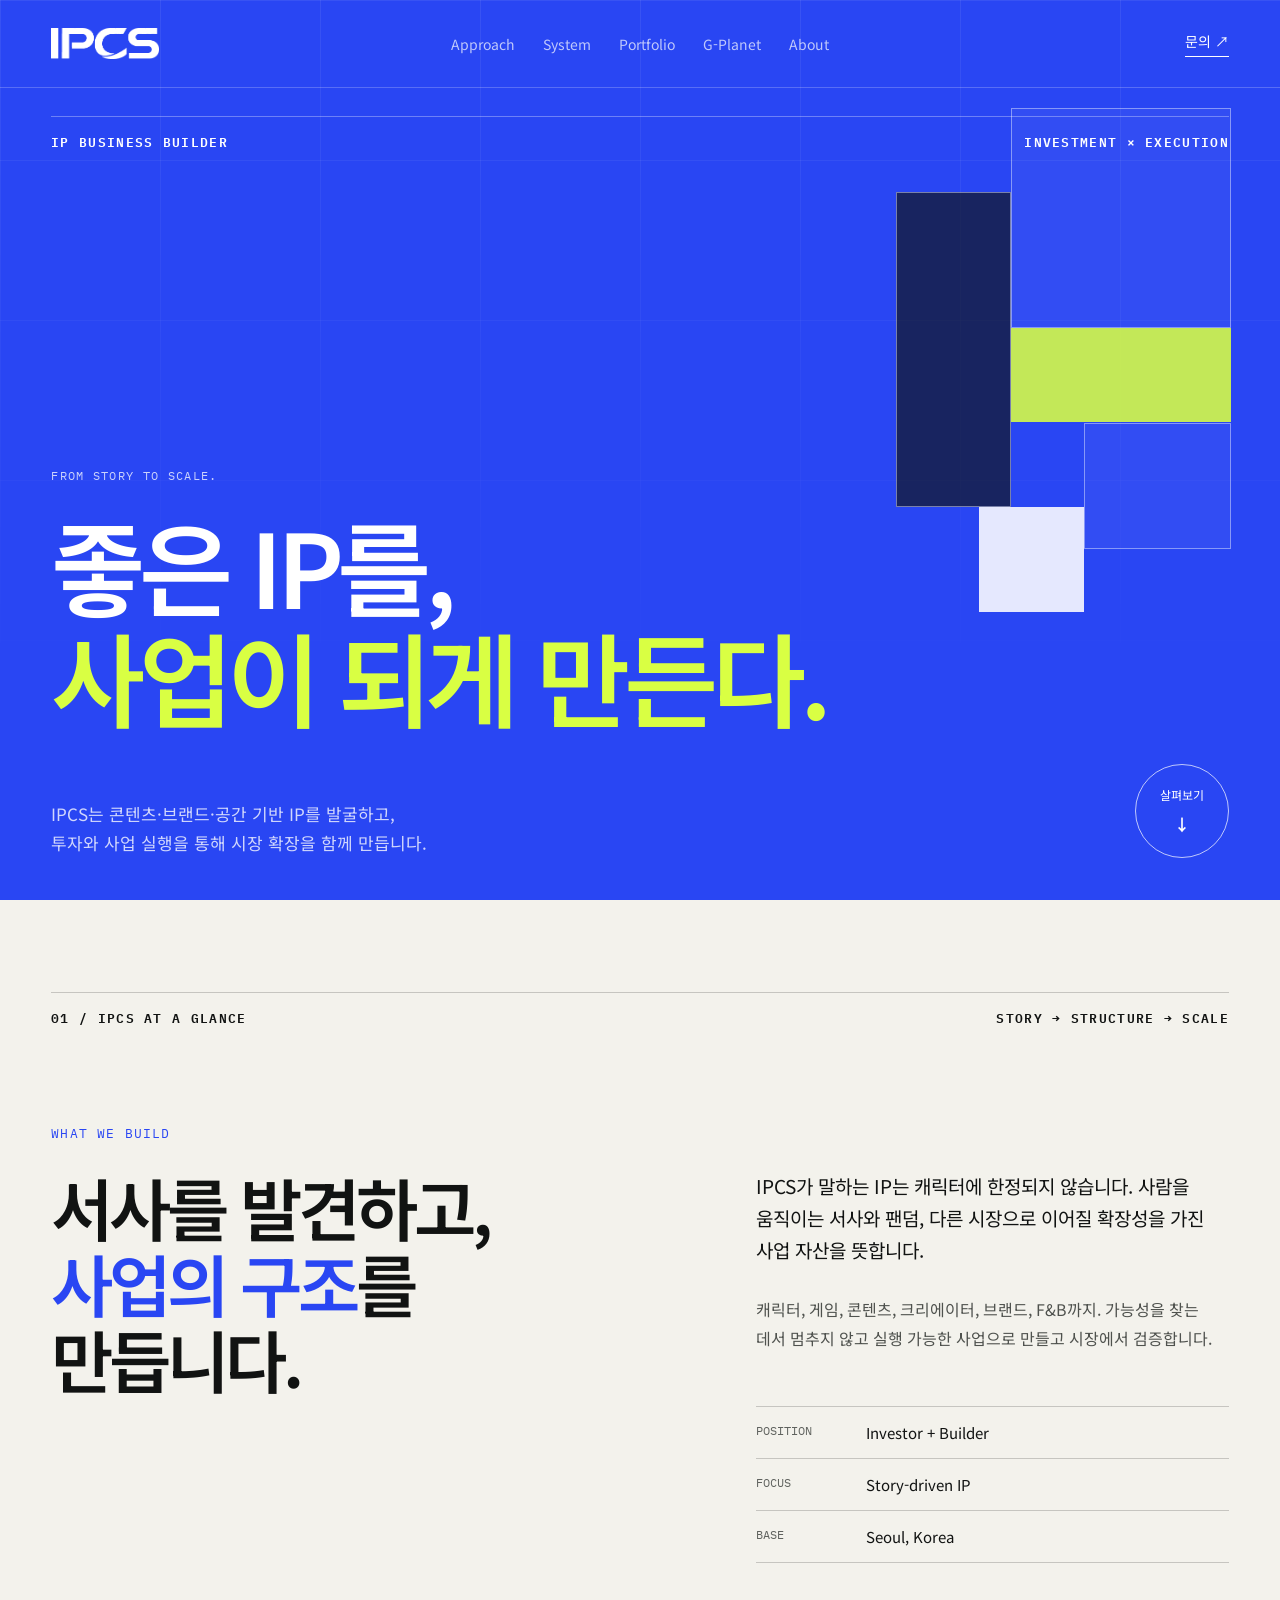
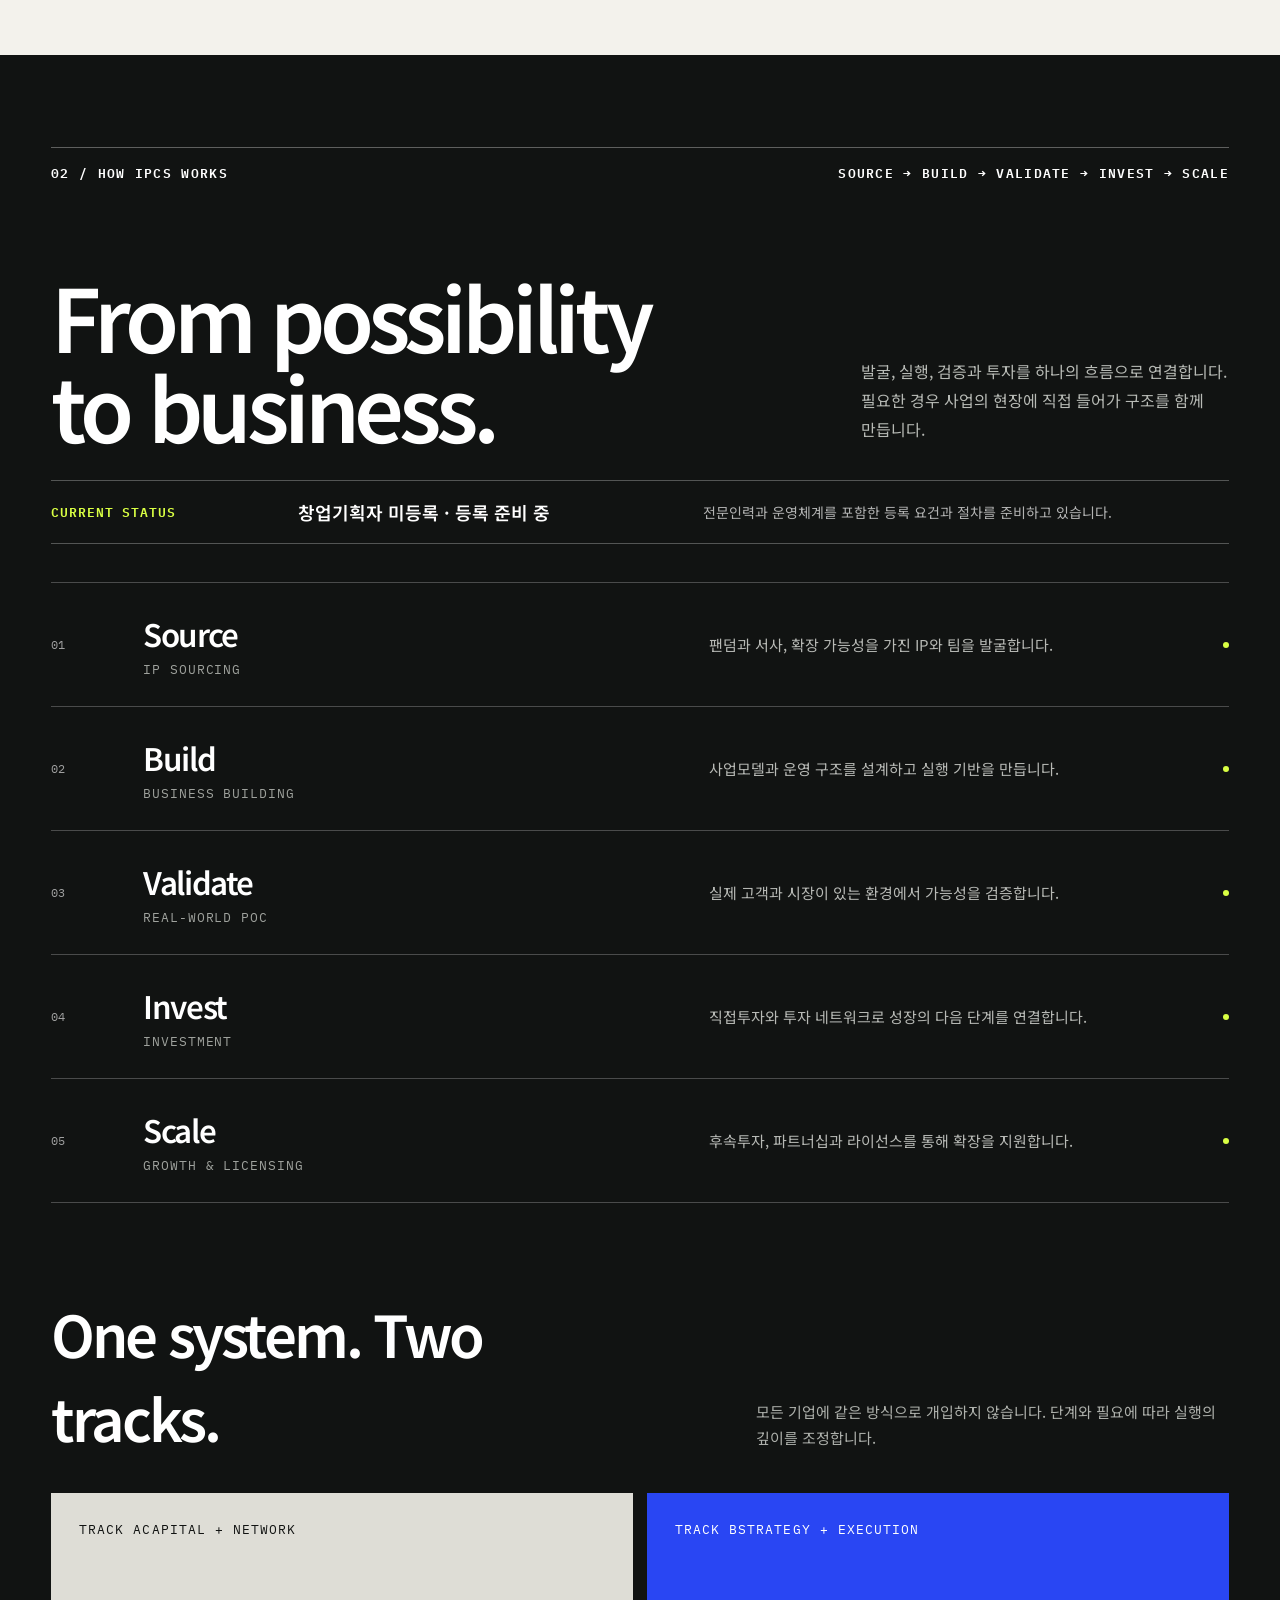
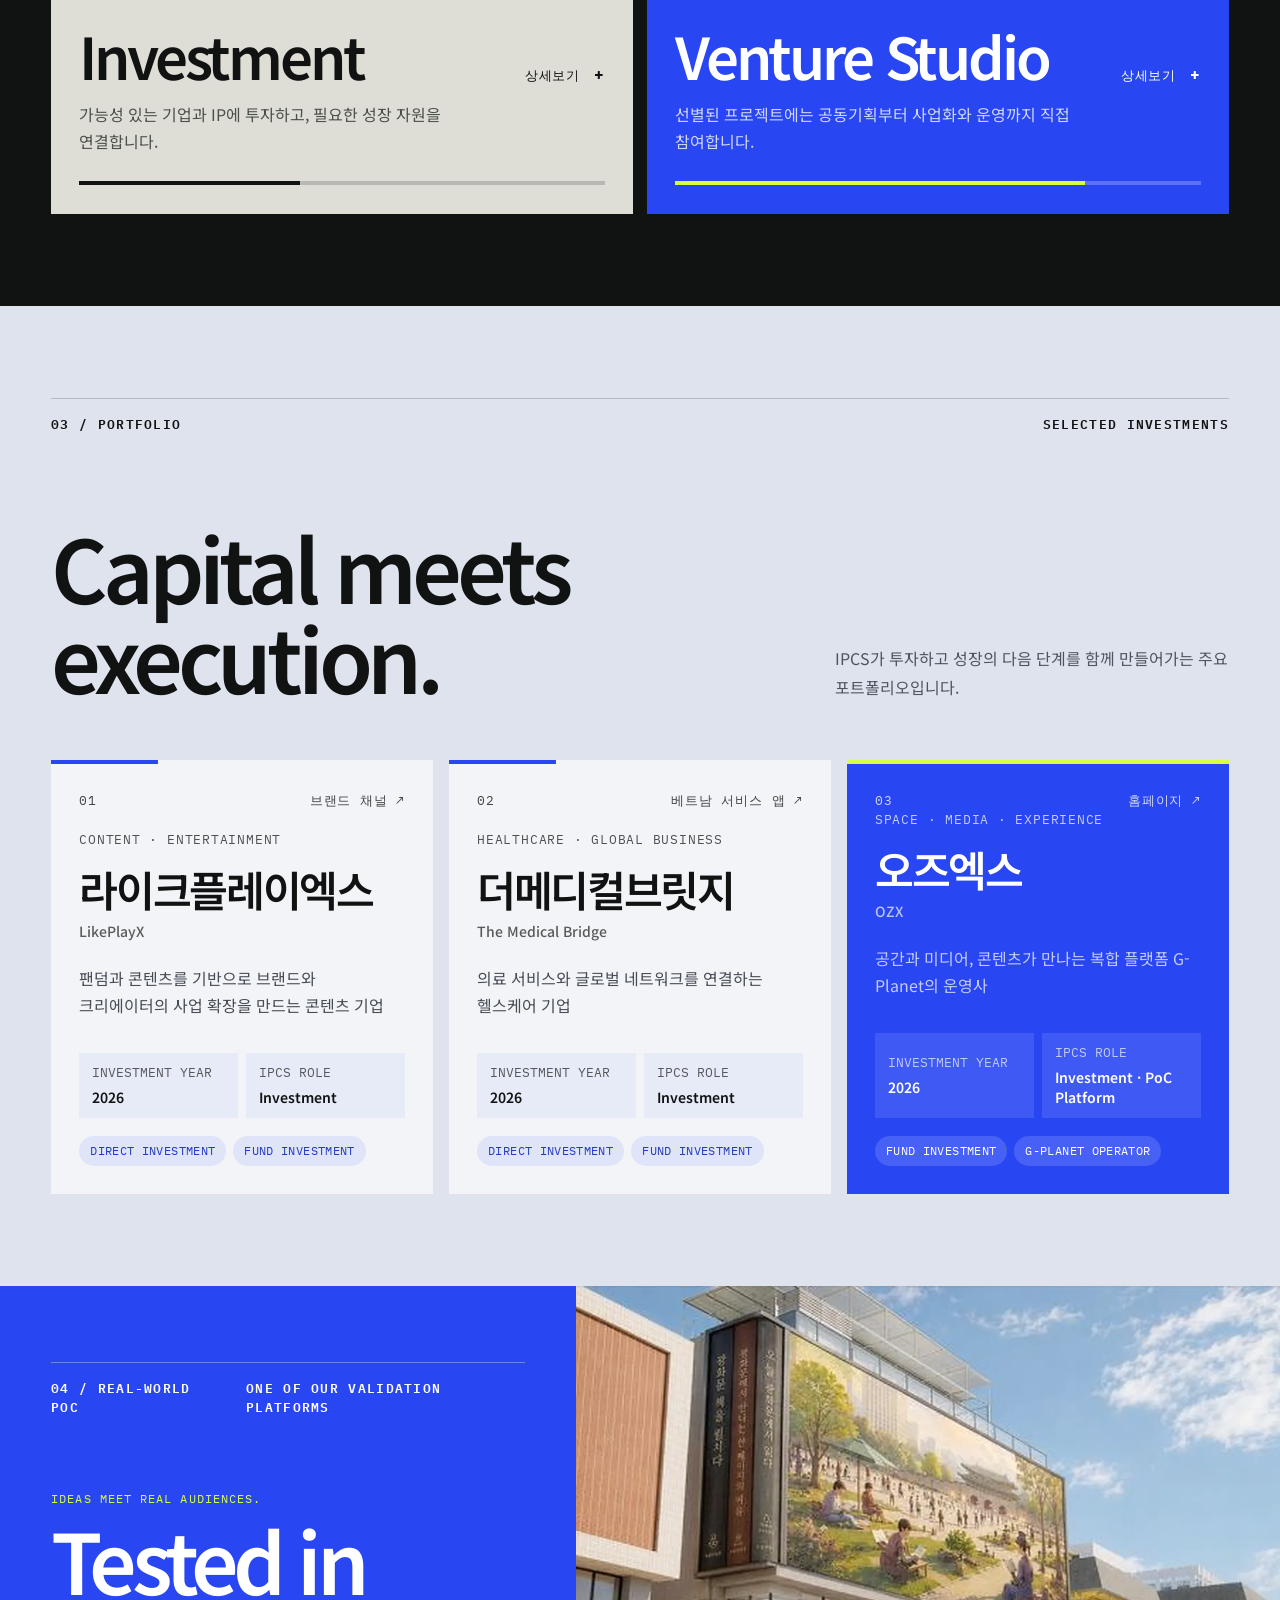
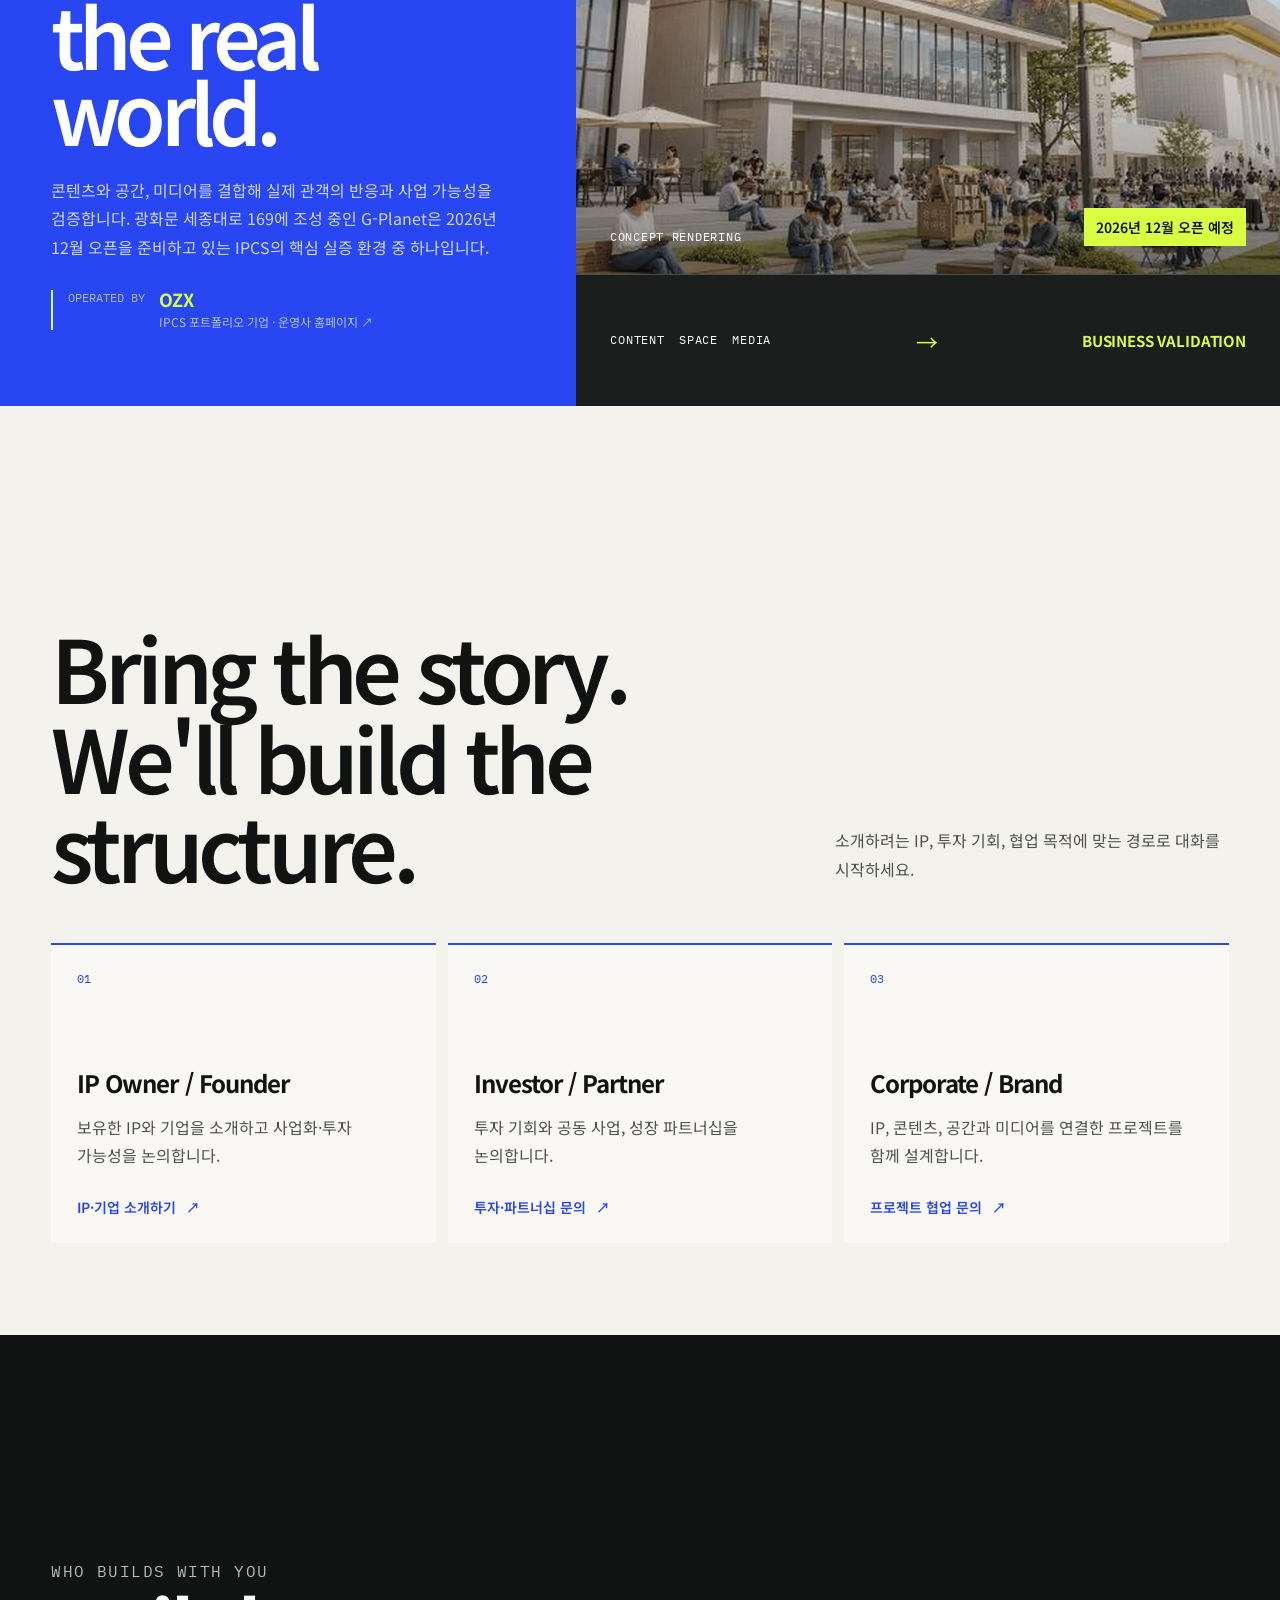
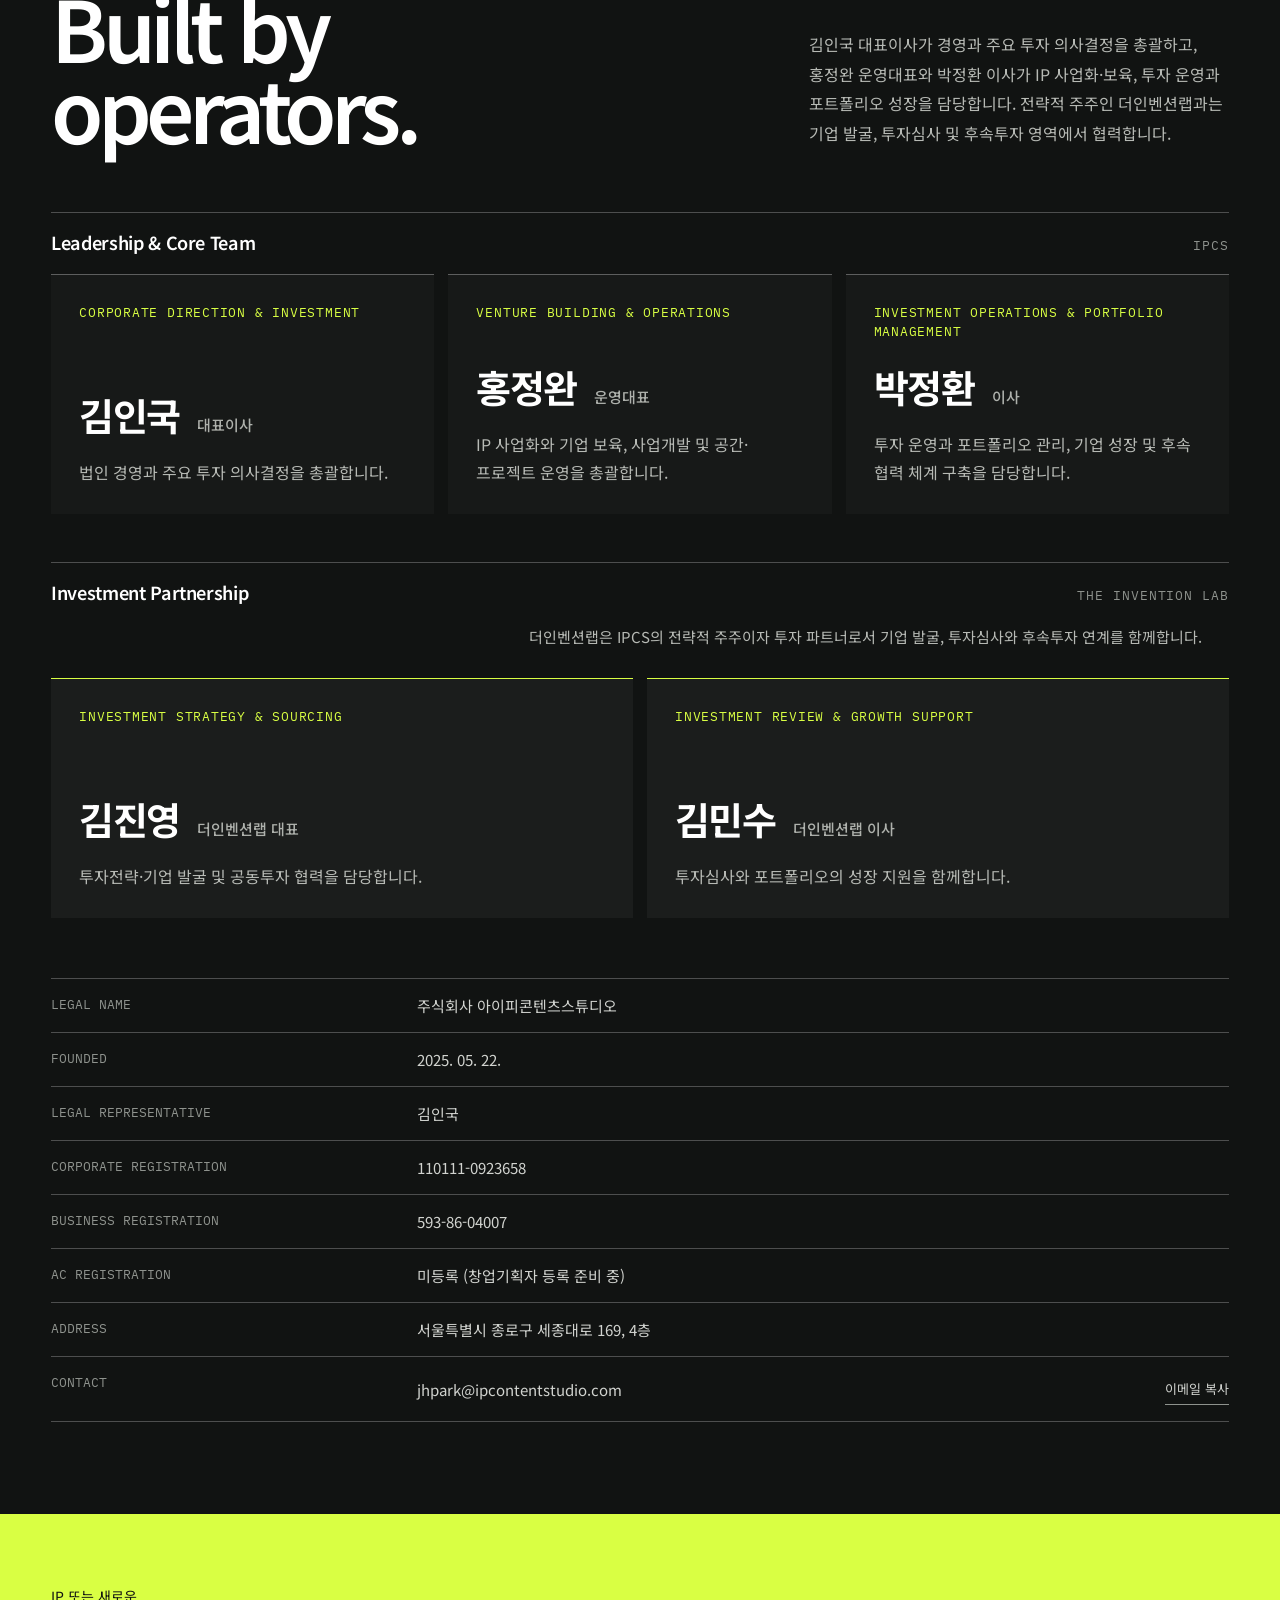
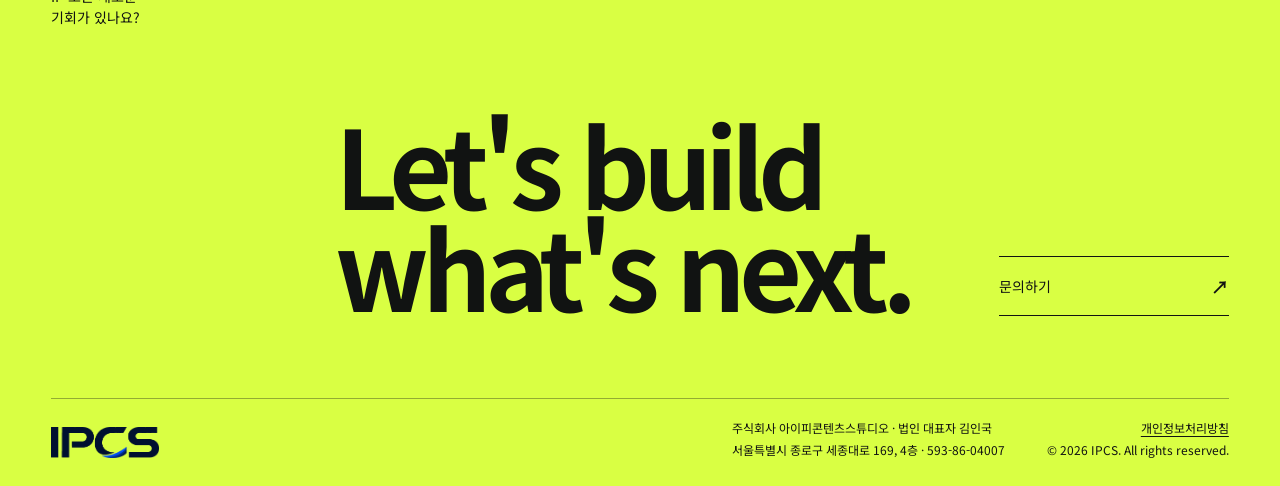
<file: docs/index.html>
<!DOCTYPE html>
<html lang="ko"><head><meta http-equiv="Content-Type" content="text/html; charset=UTF-8">
    
    <meta name="viewport" content="width=device-width, initial-scale=1.0">
    <meta name="description" content="IPCS는 콘텐츠·브랜드·공간 기반 IP를 발굴하고, 투자와 사업 실행을 통해 시장 확장을 함께 만듭니다.">
    <meta name="theme-color" content="#2946f3">
    <meta property="og:title" content="IPCS | We build IP into business">
    <meta property="og:description" content="좋은 IP를, 사업이 되게 만든다.">
    <meta property="og:type" content="website">
    <meta property="og:url" content="https://ipcontentstudio.com/">
    <meta property="og:image" content="https://ipcontentstudio.com/assets/og-ipcs.png">
    <meta property="og:image:width" content="1200">
    <meta property="og:image:height" content="630">
    <meta name="twitter:card" content="summary_large_image">
    <meta name="twitter:title" content="IPCS | We build IP into business">
    <meta name="twitter:description" content="좋은 IP를, 사업이 되게 만든다.">
    <meta name="twitter:image" content="https://ipcontentstudio.com/assets/og-ipcs.png">
    <title>IPCS | We build IP into business</title>
    <link rel="canonical" href="https://ipcontentstudio.com/">
    <link rel="icon" href="assets/ipcs-logo.png">
    <link rel="stylesheet" href="style.css">
    <script src="portfolio-data.js" defer></script>
    <script src="script.js" defer></script>
    <script type="application/ld+json">
      {
        "@context": "https://schema.org",
        "@type": "Organization",
        "name": "주식회사 아이피콘텐츠스튜디오",
        "alternateName": "IPCS",
        "url": "https://ipcontentstudio.com/",
        "email": "jhpark@ipcontentstudio.com",
        "description": "콘텐츠·브랜드·공간 기반 IP를 발굴하고 투자와 사업 실행을 연결하는 IP 비즈니스 빌더",
        "foundingDate": "2025-05-22",
        "taxID": "593-86-04007",
        "address": {
          "@type": "PostalAddress",
          "streetAddress": "세종대로 169, 4층",
          "addressLocality": "종로구",
          "addressRegion": "서울특별시",
          "addressCountry": "KR"
        }
      }
    </script>
  </head>
  <body>
    <a class="skip-link" href="#main-content">본문 바로가기</a>

    <header class="site-header" data-header>
      <a class="brand" href="#top" aria-label="IPCS 홈">
        <img src="assets/ipcs-logo.png" alt="IPCS" width="980" height="284">
      </a>
      <nav id="site-nav" aria-label="주요 메뉴">
        <a href="#approach">Approach</a>
        <a href="#system">System</a>
        <a href="#portfolio">Portfolio</a>
        <a href="#platform">G-Planet</a>
        <a href="#about">About</a>
      </nav>
      <button class="menu-toggle" type="button" aria-expanded="false" aria-controls="site-nav">
        <span class="sr-only">메뉴 열기</span>
        <span></span><span></span>
      </button>
      <a class="header-cta email-link" href="mailto:jhpark@ipcontentstudio.com?subject=IPCS%20%7C%20%ED%99%88%ED%8E%98%EC%9D%B4%EC%A7%80%20%EB%AC%B8%EC%9D%98" data-subject="IPCS | 홈페이지 문의">
        문의 <span aria-hidden="true">↗</span>
      </a>
    </header>

    <main id="main-content">
      <section class="hero" id="top">
        <div class="hero-grid" aria-hidden="true">
          <span class="module module-a"></span>
          <span class="module module-b"></span>
          <span class="module module-c"></span>
          <span class="module module-d"></span>
          <span class="module module-e"></span>
        </div>
        <div class="eyebrow light">
          <span>IP Business Builder</span>
          <span>Investment × Execution</span>
        </div>
        <div class="hero-copy">
          <p class="hero-kicker">From story to scale.</p>
          <h1>좋은 IP를,<br><em>사업이 되게 만든다.</em></h1>
          <div class="hero-bottom">
            <p>IPCS는 콘텐츠·브랜드·공간 기반 IP를 발굴하고,<br>투자와 사업 실행을 통해 시장 확장을 함께 만듭니다.</p>
            <a class="circle-link" href="#approach" aria-label="IPCS의 접근 방식 보기">
              <span>살펴보기</span><b aria-hidden="true">↓</b>
            </a>
          </div>
        </div>
      </section>

      <section class="glance section-pad" id="approach">
        <div class="eyebrow">
          <span>01 / IPCS at a glance</span>
          <span>Story → Structure → Scale</span>
        </div>
        <div class="glance-layout">
          <div>
            <p class="section-label">What we build</p>
            <h2>서사를 발견하고,<br><span>사업의 구조</span>를 만듭니다.</h2>
          </div>
          <div class="glance-copy">
            <p class="large-copy">IPCS가 말하는 IP는 캐릭터에 한정되지 않습니다. 사람을 움직이는 서사와 팬덤, 다른 시장으로 이어질 확장성을 가진 사업 자산을 뜻합니다.</p>
            <p>캐릭터, 게임, 콘텐츠, 크리에이터, 브랜드, F&amp;B까지. 가능성을 찾는 데서 멈추지 않고 실행 가능한 사업으로 만들고 시장에서 검증합니다.</p>
            <dl class="glance-facts">
              <div><dt>Position</dt><dd>Investor + Builder</dd></div>
              <div><dt>Focus</dt><dd>Story-driven IP</dd></div>
              <div><dt>Base</dt><dd>Seoul, Korea</dd></div>
            </dl>
          </div>
        </div>
      </section>

      <section class="system section-pad" id="system">
        <div class="eyebrow light">
          <span>02 / How IPCS works</span>
          <span>Source → Build → Validate → Invest → Scale</span>
        </div>
        <div class="system-heading">
          <h2>From possibility<br>to business.</h2>
          <p>발굴, 실행, 검증과 투자를 하나의 흐름으로 연결합니다. 필요한 경우 사업의 현장에 직접 들어가 구조를 함께 만듭니다.</p>
        </div>
        <div class="registration-status" role="note" aria-label="창업기획자 등록 준비 현황">
          <span>Current status</span>
          <strong>창업기획자 미등록 · 등록 준비 중</strong>
          <p>전문인력과 운영체계를 포함한 등록 요건과 절차를 준비하고 있습니다.</p>
        </div>
        <div class="capability-list">
          <article><span class="cap-number">01</span><div class="cap-title"><h3>Source</h3><span>IP Sourcing</span></div><p>팬덤과 서사, 확장 가능성을 가진 IP와 팀을 발굴합니다.</p><span class="cap-marker" aria-hidden="true"></span></article>
          <article><span class="cap-number">02</span><div class="cap-title"><h3>Build</h3><span>Business Building</span></div><p>사업모델과 운영 구조를 설계하고 실행 기반을 만듭니다.</p><span class="cap-marker" aria-hidden="true"></span></article>
          <article><span class="cap-number">03</span><div class="cap-title"><h3>Validate</h3><span>Real-world PoC</span></div><p>실제 고객과 시장이 있는 환경에서 가능성을 검증합니다.</p><span class="cap-marker" aria-hidden="true"></span></article>
          <article><span class="cap-number">04</span><div class="cap-title"><h3>Invest</h3><span>Investment</span></div><p>직접투자와 투자 네트워크로 성장의 다음 단계를 연결합니다.</p><span class="cap-marker" aria-hidden="true"></span></article>
          <article><span class="cap-number">05</span><div class="cap-title"><h3>Scale</h3><span>Growth &amp; Licensing</span></div><p>후속투자, 파트너십과 라이선스를 통해 확장을 지원합니다.</p><span class="cap-marker" aria-hidden="true"></span></article>
        </div>
        <div class="tracks-intro">
          <h3>One system. Two tracks.</h3>
          <p>모든 기업에 같은 방식으로 개입하지 않습니다. 단계와 필요에 따라 실행의 깊이를 조정합니다.</p>
        </div>
        <div class="tracks" data-tracks>
          <article class="track-card">
            <button class="track-toggle" type="button" aria-expanded="false" aria-controls="track-a-detail">
              <span class="track-top"><span>Track A</span><span>Capital + Network</span></span>
              <span class="track-summary"><strong>Investment</strong><span class="track-action">상세보기 <b aria-hidden="true">+</b></span></span>
              <span class="track-lead">가능성 있는 기업과 IP에 투자하고, 필요한 성장 자원을 연결합니다.</span>
              <span class="track-line" aria-hidden="true"><i></i></span>
            </button>
            <div class="track-detail" id="track-a-detail" hidden>
              <p>기업의 자율적인 운영을 존중하며 투자와 성장 연결에 집중하는 방식입니다.</p>
              <ul><li>직접투자 및 투자조합 공동투자·연계</li><li>후속투자·전략 파트너 연결</li><li>필요한 범위의 경영·사업 자문</li></ul>
            </div>
          </article>
          <article class="track-card">
            <button class="track-toggle" type="button" aria-expanded="false" aria-controls="track-b-detail">
              <span class="track-top"><span>Track B</span><span>Strategy + Execution</span></span>
              <span class="track-summary"><strong>Venture Studio</strong><span class="track-action">상세보기 <b aria-hidden="true">+</b></span></span>
              <span class="track-lead">선별된 프로젝트에는 공동기획부터 사업화와 운영까지 직접 참여합니다.</span>
              <span class="track-line" aria-hidden="true"><i></i></span>
            </button>
            <div class="track-detail" id="track-b-detail" hidden>
              <p>IPCS가 사업의 현장에 들어가 실행 구조를 함께 만드는 방식입니다.</p>
              <ul><li>공동기획 및 사업모델 설계</li><li>PoC·운영 구조 구축과 실행</li><li>투자·라이선스·성장 전략 연결</li></ul>
            </div>
          </article>
        </div>
      </section>

      <section class="portfolio section-pad" id="portfolio">
        <div class="eyebrow">
          <span>03 / Portfolio</span>
          <span>Selected Investments</span>
        </div>
        <div class="portfolio-heading">
          <h2>Capital meets<br>execution.</h2>
          <div>
            <p>IPCS가 투자하고 성장의 다음 단계를 함께 만들어가는 주요 포트폴리오입니다.</p>
          </div>
        </div>
        <div class="portfolio-grid" id="portfolio-grid" aria-live="polite"></div>
        <noscript><p class="portfolio-fallback">포트폴리오를 확인하려면 브라우저에서 JavaScript를 활성화해 주세요.</p></noscript>
      </section>

      <section class="platform" id="platform">
        <div class="platform-copy">
          <div class="eyebrow light">
            <span>04 / Real-world PoC</span>
            <span>One of our validation platforms</span>
          </div>
          <div>
            <p class="platform-label">Ideas meet real audiences.</p>
            <h2>Tested in<br>the real world.</h2>
            <p class="platform-description">콘텐츠와 공간, 미디어를 결합해 실제 관객의 반응과 사업 가능성을 검증합니다. 광화문 세종대로 169에 조성 중인 G-Planet은 2026년 12월 오픈을 준비하고 있는 IPCS의 핵심 실증 환경 중 하나입니다.</p>
            <a class="operator-note" href="https://ozx.co.kr/" target="_blank" rel="noopener noreferrer" aria-label="G-Planet 운영사 오즈엑스 홈페이지 새 창에서 열기">
              <span>Operated by</span><strong>OZX</strong><p>IPCS 포트폴리오 기업 · 운영사 홈페이지 ↗</p>
            </a>
          </div>
        </div>
        <div class="platform-visual">
          <figure class="gplanet-media">
            <picture>
              <source srcset="assets/gplanet-concept-2026.webp" type="image/webp">
              <img src="assets/gplanet-concept-2026.jpg" alt="서울 광화문 G-Planet 외관 계획 조감도" width="1590" height="1038" loading="lazy" decoding="async">
            </picture>
            <figcaption>
              <span>Concept rendering</span>
              <strong>2026년 12월 오픈 예정</strong>
            </figcaption>
          </figure>
          <div class="poc-flow" aria-label="콘텐츠, 공간, 미디어를 실제 관객 반응과 사업 검증으로 연결하는 G-Planet 실증 구조">
            <span>CONTENT</span><span>SPACE</span><span>MEDIA</span><i aria-hidden="true">→</i><strong>BUSINESS VALIDATION</strong>
          </div>
        </div>
      </section>

      <section class="partners section-pad" id="work-with-us">
        <div class="eyebrow"><span>05 / Work with us</span><span>Three ways to start</span></div>
        <div class="partners-heading">
          <h2>Bring the story.<br>We'll build the structure.</h2>
          <p>소개하려는 IP, 투자 기회, 협업 목적에 맞는 경로로 대화를 시작하세요.</p>
        </div>
        <div class="partner-cards">
          <article><span>01</span><h3>IP Owner / Founder</h3><p>보유한 IP와 기업을 소개하고 사업화·투자 가능성을 논의합니다.</p><a class="email-link" href="mailto:jhpark@ipcontentstudio.com?subject=IPCS%20%7C%20IP%C2%B7%EA%B8%B0%EC%97%85%20%EC%86%8C%EA%B0%9C" data-subject="IPCS | IP·기업 소개">IP·기업 소개하기 <span aria-hidden="true">↗</span></a></article>
          <article><span>02</span><h3>Investor / Partner</h3><p>투자 기회와 공동 사업, 성장 파트너십을 논의합니다.</p><a class="email-link" href="mailto:jhpark@ipcontentstudio.com?subject=IPCS%20%7C%20%ED%88%AC%EC%9E%90%C2%B7%ED%8C%8C%ED%8A%B8%EB%84%88%EC%8B%AD%20%EB%AC%B8%EC%9D%98" data-subject="IPCS | 투자·파트너십 문의">투자·파트너십 문의 <span aria-hidden="true">↗</span></a></article>
          <article><span>03</span><h3>Corporate / Brand</h3><p>IP, 콘텐츠, 공간과 미디어를 연결한 프로젝트를 함께 설계합니다.</p><a class="email-link" href="mailto:jhpark@ipcontentstudio.com?subject=IPCS%20%7C%20%ED%94%84%EB%A1%9C%EC%A0%9D%ED%8A%B8%20%ED%98%91%EC%97%85%20%EB%AC%B8%EC%9D%98" data-subject="IPCS | 프로젝트 협업 문의">프로젝트 협업 문의 <span aria-hidden="true">↗</span></a></article>
        </div>
      </section>

      <section class="about section-pad" id="about">
        <div class="eyebrow light"><span>06 / Team &amp; Company</span><span>Investment + Execution</span></div>
        <div class="about-grid">
          <div>
            <p class="section-label light-label">Who builds with you</p>
            <h2>Built by<br>operators.</h2>
          </div>
          <div>
            <p>김인국 대표이사가 경영과 주요 투자 의사결정을 총괄하고, 홍정완 운영대표와 박정환 이사가 IP 사업화·보육, 투자 운영과 포트폴리오 성장을 담당합니다. 전략적 주주인 더인벤션랩과는 기업 발굴, 투자심사 및 후속투자 영역에서 협력합니다.</p>
          </div>
        </div>
        <div class="team-block">
          <div class="team-block-heading"><h3>Leadership &amp; Core Team</h3><span>IPCS</span></div>
          <div class="team-grid leadership-grid" aria-label="IPCS 경영진 및 핵심 실무진">
            <article>
              <span>Corporate Direction &amp; Investment</span>
              <h3>김인국 <small>대표이사</small></h3>
              <p>법인 경영과 주요 투자 의사결정을 총괄합니다.</p>
            </article>
            <article>
              <span>Venture Building &amp; Operations</span>
              <h3>홍정완 <small>운영대표</small></h3>
              <p>IP 사업화와 기업 보육, 사업개발 및 공간·프로젝트 운영을 총괄합니다.</p>
            </article>
            <article>
              <span>Investment Operations &amp; Portfolio Management</span>
              <h3>박정환 <small>이사</small></h3>
              <p>투자 운영과 포트폴리오 관리, 기업 성장 및 후속 협력 체계 구축을 담당합니다.</p>
            </article>
          </div>
        </div>
        <div class="team-block partner-team-block">
          <div class="team-block-heading"><h3>Investment Partnership</h3><span>THE INVENTION LAB</span></div>
          <p class="partnership-intro">더인벤션랩은 IPCS의 전략적 주주이자 투자 파트너로서 기업 발굴, 투자심사와 후속투자 연계를 함께합니다.</p>
          <div class="team-grid investment-team-grid" aria-label="IPCS 투자 파트너">
            <article>
              <span>Investment Strategy &amp; Sourcing</span>
              <h3>김진영 <small>더인벤션랩 대표</small></h3>
              <p>투자전략·기업 발굴 및 공동투자 협력을 담당합니다.</p>
            </article>
            <article>
              <span>Investment Review &amp; Growth Support</span>
              <h3>김민수 <small>더인벤션랩 이사</small></h3>
              <p>투자심사와 포트폴리오의 성장 지원을 함께합니다.</p>
            </article>
          </div>
        </div>
        <dl class="company-profile">
          <div><dt>Legal name</dt><dd>주식회사 아이피콘텐츠스튜디오</dd></div>
          <div><dt>Founded</dt><dd>2025. 05. 22.</dd></div>
          <div><dt>Legal representative</dt><dd>김인국</dd></div>
          <div><dt>Corporate registration</dt><dd>110111-0923658</dd></div>
          <div><dt>Business registration</dt><dd>593-86-04007</dd></div>
          <div><dt>AC registration</dt><dd>미등록 (창업기획자 등록 준비 중)</dd></div>
          <div><dt>Address</dt><dd>서울특별시 종로구 세종대로 169, 4층</dd></div>
          <div><dt>Contact</dt><dd class="contact-options"><a href="mailto:jhpark@ipcontentstudio.com">jhpark@ipcontentstudio.com</a><button type="button" class="copy-email" data-copy-email="jhpark@ipcontentstudio.com">이메일 복사</button></dd></div>
        </dl>
      </section>
    </main>

    <footer id="contact">
      <div class="footer-top">
        <span>IP 또는 새로운<br>기회가 있나요?</span>
        <h2>Let's build<br>what's next.</h2>
        <a class="footer-contact email-link" href="mailto:jhpark@ipcontentstudio.com?subject=IPCS%20%7C%20%ED%99%88%ED%8E%98%EC%9D%B4%EC%A7%80%20%EB%AC%B8%EC%9D%98" data-subject="IPCS | 홈페이지 문의"><span>문의하기</span><b aria-hidden="true">↗</b></a>
      </div>
      <div class="footer-bottom">
        <a class="brand footer-brand" href="#top"><img class="footer-logo" src="assets/ipcs-logo.png" alt="IPCS" width="980" height="284"></a>
        <div class="footer-company">
          <p>주식회사 아이피콘텐츠스튜디오 · 법인 대표자 김인국</p>
          <p>서울특별시 종로구 세종대로 169, 4층 · 593-86-04007</p>
        </div>
        <div class="footer-legal">
          <a href="privacy.html">개인정보처리방침</a>
          <p>© 2026 IPCS. All rights reserved.</p>
        </div>
      </div>
    </footer>
    <div class="copy-toast" role="status" aria-live="polite" aria-atomic="true" hidden>이메일 주소가 복사되었습니다.</div>
  

</body></html>
</file>
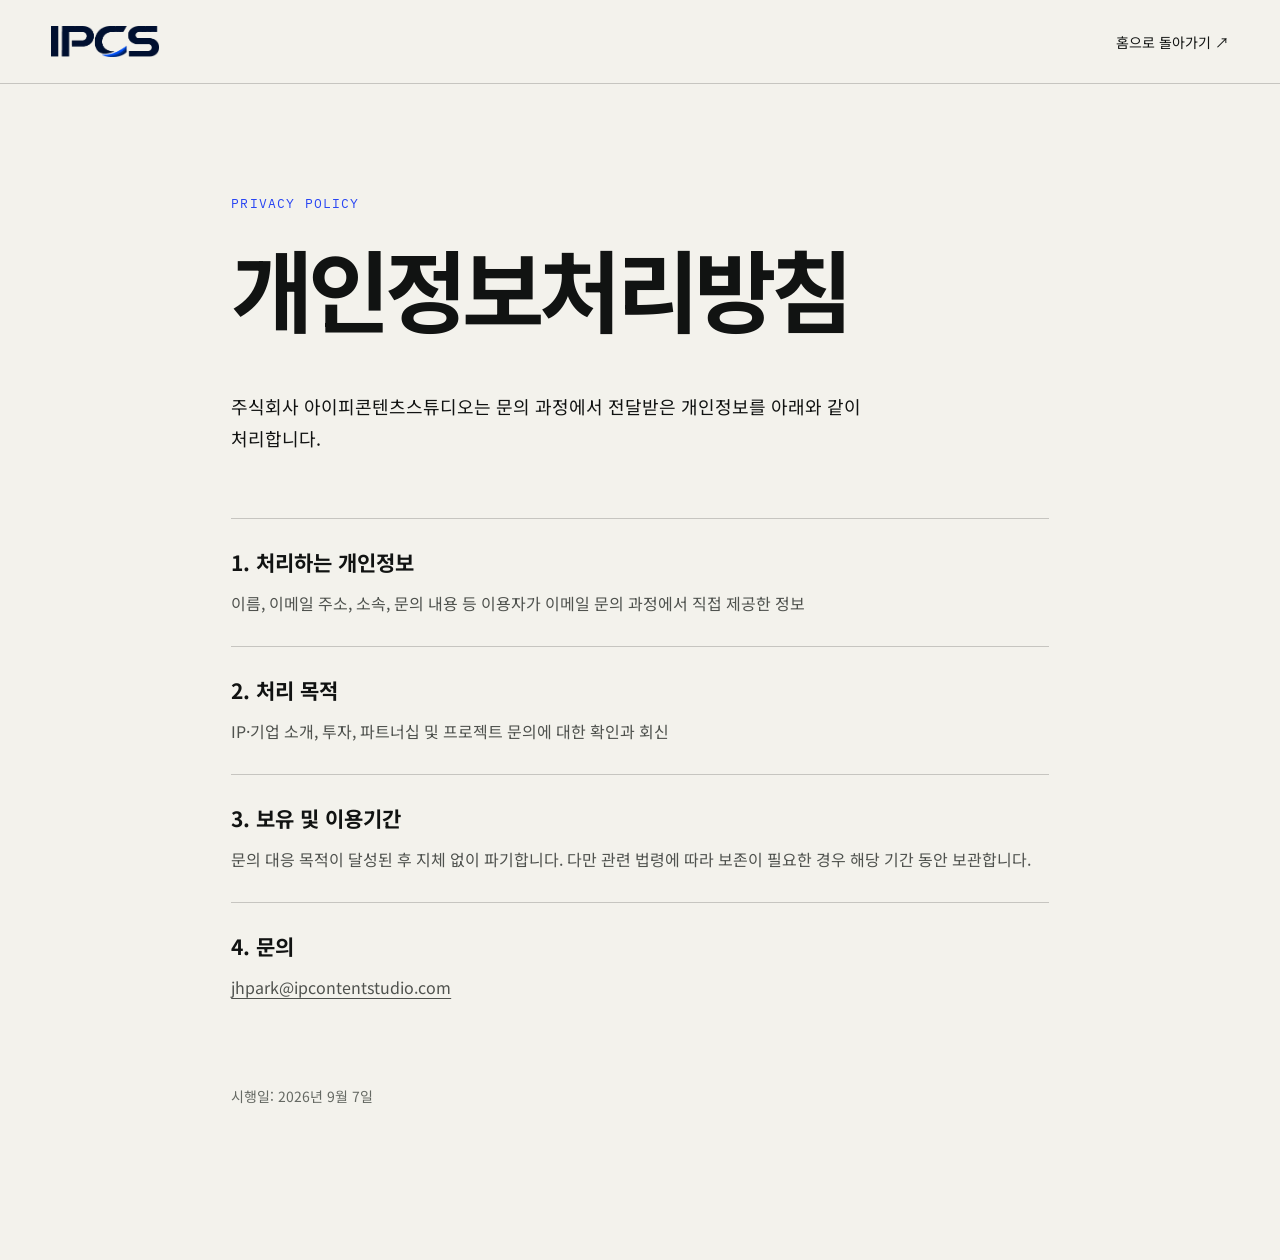
<file: docs/privacy.html>
<!DOCTYPE html>
<html lang="ko">
<head>
  <meta charset="UTF-8">
  <meta name="viewport" content="width=device-width, initial-scale=1.0">
  <meta name="robots" content="index,follow">
  <title>개인정보처리방침 | IPCS</title>
  <link rel="canonical" href="https://ipcontentstudio.com/privacy.html">
  <link rel="icon" href="assets/ipcs-logo.png">
  <link rel="stylesheet" href="style.css">
</head>
<body class="legal-page">
  <header class="legal-header">
    <a class="brand" href="index.html" aria-label="IPCS 홈"><img src="assets/ipcs-logo.png" alt="IPCS" width="980" height="284"></a>
    <a href="index.html">홈으로 돌아가기 ↗</a>
  </header>
  <main>
    <p class="section-label">Privacy policy</p>
    <h1>개인정보처리방침</h1>
    <p class="legal-intro">주식회사 아이피콘텐츠스튜디오는 문의 과정에서 전달받은 개인정보를 아래와 같이 처리합니다.</p>
    <section>
      <h2>1. 처리하는 개인정보</h2>
      <p>이름, 이메일 주소, 소속, 문의 내용 등 이용자가 이메일 문의 과정에서 직접 제공한 정보</p>
    </section>
    <section>
      <h2>2. 처리 목적</h2>
      <p>IP·기업 소개, 투자, 파트너십 및 프로젝트 문의에 대한 확인과 회신</p>
    </section>
    <section>
      <h2>3. 보유 및 이용기간</h2>
      <p>문의 대응 목적이 달성된 후 지체 없이 파기합니다. 다만 관련 법령에 따라 보존이 필요한 경우 해당 기간 동안 보관합니다.</p>
    </section>
    <section>
      <h2>4. 문의</h2>
      <p><a href="mailto:jhpark@ipcontentstudio.com">jhpark@ipcontentstudio.com</a></p>
    </section>
    <p class="legal-date">시행일: 2026년 9월 7일</p>
  </main>
</body>
</html>
</file>
<file: docs/style.css>
@import url("https://fonts.googleapis.com/css2?family=IBM+Plex+Mono:wght@500;600&family=Noto+Sans+KR:wght@400;500;600;700&display=swap");

:root {
  --ink: #111312;
  --paper: #f3f2ec;
  --blue: #2946f3;
  --acid: #d9ff43;
  --mist: #dfe3ed;
  --line: rgba(17, 19, 18, 0.2);
}

* { box-sizing: border-box; }
html { scroll-behavior: smooth; }
section[id] { scroll-margin-top: 68px; }
body { margin: 0; background: var(--paper); color: var(--ink); font-family: "Noto Sans KR", Arial, sans-serif; font-size: 16px; word-break: keep-all; overflow-wrap: break-word; }
a { color: inherit; text-decoration: none; }
button { font: inherit; }
.sr-only { position: absolute; width: 1px; height: 1px; padding: 0; margin: -1px; overflow: hidden; clip: rect(0, 0, 0, 0); white-space: nowrap; border: 0; }
.skip-link { position: fixed; left: 12px; top: -60px; z-index: 100; padding: 12px 18px; background: var(--acid); color: var(--ink); }
.skip-link:focus { top: 12px; }

.site-header { position: absolute; top: 0; left: 0; z-index: 20; width: 100%; height: 88px; display: grid; grid-template-columns: 1fr auto 1fr; align-items: center; padding: 0 4vw; color: white; border-bottom: 1px solid rgba(255,255,255,.22); transition: height .25s, background-color .25s, box-shadow .25s; }
.site-header.is-scrolled { position: fixed; height: 68px; background: rgba(17,19,18,.93); box-shadow: 0 8px 30px rgba(0,0,0,.12); backdrop-filter: blur(14px); }
.brand { display: inline-flex; align-items: center; width: fit-content; }
.brand img { display: block; width: 108px; height: auto; filter: brightness(0) invert(1); }
.site-header nav { display: flex; gap: 28px; font-size: 14px; }
.site-header nav a { opacity: .7; transition: opacity .2s; }
.site-header nav a:hover, .site-header nav a:focus-visible { opacity: 1; }
.header-cta { justify-self: end; font-size: 14px; border-bottom: 1px solid white; padding-bottom: 5px; }
.menu-toggle { display: none; background: none; border: 0; color: inherit; padding: 10px; cursor: pointer; }
.menu-toggle > span:not(.sr-only) { display: block; width: 22px; height: 1px; margin: 5px 0; background: currentColor; transition: transform .2s; }

.hero { position: relative; min-height: 760px; height: 100svh; overflow: hidden; background: var(--blue); color: white; padding: 116px 4vw 42px; display: flex; flex-direction: column; }
.hero::before { content: ""; position: absolute; inset: 0; background-image: linear-gradient(rgba(255,255,255,.07) 1px, transparent 1px), linear-gradient(90deg, rgba(255,255,255,.07) 1px, transparent 1px); background-size: 12.5vw 12.5vw; mask-image: linear-gradient(to bottom, black, transparent 78%); }
.eyebrow { position: relative; display: flex; justify-content: space-between; gap: 24px; padding: 16px 0; border-top: 1px solid var(--line); font: 600 12px/1.45 "IBM Plex Mono", monospace; letter-spacing: .1em; text-transform: uppercase; }
.eyebrow.light { border-color: rgba(255,255,255,.32); }
.hero-copy { position: relative; z-index: 2; margin-top: auto; }
.hero-kicker { margin: 0 0 24px; color: rgba(255,255,255,.76); font: 12px/1.5 "IBM Plex Mono", monospace; letter-spacing: .11em; text-transform: uppercase; }
.hero h1 { margin: 0; max-width: 1120px; font-size: clamp(62px, 8vw, 132px); line-height: 1.09; font-weight: 600; letter-spacing: -.06em; }
.hero h1 em { color: var(--acid); font-style: normal; }
.hero-bottom { display: flex; align-items: end; justify-content: space-between; margin-top: 32px; }
.hero-bottom p { margin: 0; color: rgba(255,255,255,.78); font-size: 17px; line-height: 1.7; }
.circle-link { width: 94px; height: 94px; border: 1px solid rgba(255,255,255,.7); border-radius: 50%; display: flex; flex-direction: column; align-items: center; justify-content: center; gap: 9px; font-size: 12px; transition: .25s ease; }
.circle-link:hover, .circle-link:focus-visible { background: var(--acid); color: var(--ink); border-color: var(--acid); transform: rotate(-6deg); }
.circle-link b { font-size: 16px; }
.hero-grid { position: absolute; top: 108px; right: 3.8vw; width: 41vw; height: 41vw; max-width: 570px; max-height: 570px; opacity: .88; }
.module { position: absolute; display: block; border: 1px solid rgba(255,255,255,.48); background: rgba(255,255,255,.05); backdrop-filter: blur(2px); animation: drift 8s ease-in-out infinite; }
.module-a { width: 42%; height: 42%; top: 0; right: 0; }
.module-b { width: 42%; height: 18%; top: 42%; right: 0; background: var(--acid); border-color: var(--acid); animation-delay: -.8s; }
.module-c { width: 22%; height: 60%; top: 16%; right: 42%; background: rgba(17,19,18,.74); animation-delay: -2s; }
.module-d { width: 28%; height: 24%; top: 60%; right: 0; animation-delay: -3s; }
.module-e { width: 20%; height: 20%; top: 76%; right: 28%; background: white; animation-delay: -1.4s; }
@keyframes drift { 0%,100% { transform: translateY(0); } 50% { transform: translateY(9px); } }

.section-pad { padding: 92px 4vw; }
.section-label { margin: 0 0 26px; color: var(--blue); font: 12px/1.5 "IBM Plex Mono", monospace; letter-spacing: .09em; text-transform: uppercase; }
.glance-layout { display: grid; grid-template-columns: 1.1fr .9fr; gap: 10vw; margin-top: 80px; }
.glance h2 { margin: 0; font-size: clamp(46px, 5.3vw, 78px); line-height: 1.12; letter-spacing: -.06em; font-weight: 600; }
.glance h2 span { color: var(--blue); }
.glance-copy { padding-top: 46px; }
.glance-copy > p { color: #4f524e; font-size: 16px; line-height: 1.8; }
.glance-copy .large-copy { margin: 0 0 28px; color: var(--ink); font-size: 19px; line-height: 1.7; }
.glance-facts { margin: 54px 0 0; border-top: 1px solid var(--line); }
.glance-facts div { display: grid; grid-template-columns: 110px 1fr; padding: 15px 0; border-bottom: 1px solid var(--line); }
.glance-facts dt { color: #5f625e; font: 12px/1.5 "IBM Plex Mono", monospace; text-transform: uppercase; }
.glance-facts dd { margin: 0; font-size: 15px; }

.system { background: var(--ink); color: white; }
.system-heading { display: grid; grid-template-columns: 1.3fr .7fr; gap: 10vw; align-items: end; margin: 72px 0 64px; }
.system-heading h2, .portfolio-heading h2, .partners-heading h2 { margin: 0; font-size: clamp(56px, 6.8vw, 106px); line-height: 1.03; letter-spacing: -.06em; font-weight: 600; }
.system-heading p, .partners-heading p { margin: 0 0 7px; color: #b7bab5; font-size: 16px; line-height: 1.8; }
.registration-status { display: grid; grid-template-columns: minmax(150px,.42fr) minmax(240px,.72fr) 1fr; align-items: center; gap: 26px; margin: -34px 0 38px; padding: 18px 0; border-top: 1px solid rgba(255,255,255,.28); border-bottom: 1px solid rgba(255,255,255,.28); }
.registration-status > span { color: var(--acid); font: 600 12px/1.5 "IBM Plex Mono", monospace; letter-spacing: .07em; text-transform: uppercase; }
.registration-status strong { font-size: 18px; font-weight: 600; }
.registration-status p { margin: 0; color: rgba(255,255,255,.68); font-size: 14px; line-height: 1.7; }
.capability-list { border-top: 1px solid rgba(255,255,255,.24); }
.capability-list article { display: grid; grid-template-columns: 70px 1.15fr 1fr 24px; align-items: center; gap: 22px; min-height: 124px; border-bottom: 1px solid rgba(255,255,255,.24); }
.cap-number { font: 12px "IBM Plex Mono", monospace; opacity: .6; }
.cap-title h3 { margin: 0; font-size: 31px; letter-spacing: -.045em; font-weight: 600; }
.cap-title span { display: block; margin-top: 5px; color: #9fa29d; font: 12px "IBM Plex Mono", monospace; text-transform: uppercase; letter-spacing: .07em; }
.capability-list article p { color: #b7b9b5; font-size: 15px; line-height: 1.65; }
.cap-marker { justify-self: end; width: 6px; height: 6px; border-radius: 50%; background: var(--acid); }
.tracks-intro { display: grid; grid-template-columns: 1.1fr .9fr; gap: 10vw; align-items: end; margin: 88px 0 34px; }
.tracks-intro h3 { margin: 0; font-size: clamp(38px, 4.5vw, 66px); letter-spacing: -.055em; font-weight: 600; }
.tracks-intro p { margin: 0 0 8px; color: #adb0ab; font-size: 15px; line-height: 1.75; }
.tracks { display: grid; grid-template-columns: 1fr 1fr; gap: 14px; align-items: start; }
.track-card { background: #deddd6; color: var(--ink); }
.track-card:nth-child(2) { background: var(--blue); color: white; }
.track-toggle { min-height: 320px; width: 100%; padding: 28px; border: 0; background: transparent; color: inherit; text-align: left; cursor: pointer; display: flex; flex-direction: column; }
.track-toggle:focus-visible { outline: 3px solid var(--acid); outline-offset: -5px; }
.track-top { display: flex; justify-content: space-between; font: 12px "IBM Plex Mono", monospace; letter-spacing: .08em; text-transform: uppercase; }
.track-summary { margin: auto 0 16px; display: flex; align-items: end; justify-content: space-between; gap: 16px; width: 100%; }
.track-summary strong { font-size: clamp(40px, 4.5vw, 64px); line-height: 1.05; font-weight: 600; letter-spacing: -.055em; }
.track-action { flex: 0 0 auto; font: 12px/1.4 "IBM Plex Mono", monospace; text-transform: uppercase; letter-spacing: .05em; }
.track-action b { display: inline-block; margin-left: 6px; font-size: 16px; transition: transform .2s; }
.track-toggle[aria-expanded="true"] .track-action b { transform: rotate(45deg); }
.track-lead { display: block; width: 82%; color: #4c504b; font-size: 16px; line-height: 1.7; }
.track-card:nth-child(2) .track-lead { color: rgba(255,255,255,.78); }
.track-line { display: block; width: 100%; margin-top: 26px; height: 4px; background: rgba(17,19,18,.18); }
.track-line i { display: block; width: 42%; height: 100%; background: var(--ink); }
.track-card:nth-child(2) .track-line { background: rgba(255,255,255,.24); }
.track-card:nth-child(2) .track-line i { width: 78%; background: var(--acid); }
.track-detail { padding: 0 28px 28px; border-top: 1px solid rgba(17,19,18,.18); }
.track-card:nth-child(2) .track-detail { border-color: rgba(255,255,255,.24); }
.track-detail p { margin: 24px 0 14px; width: 88%; color: #454944; font-size: 16px; line-height: 1.75; }
.track-card:nth-child(2) .track-detail p { color: rgba(255,255,255,.78); }
.track-detail ul { margin: 0; padding: 0; list-style: none; }
.track-detail li { padding: 11px 0; border-top: 1px solid rgba(17,19,18,.16); font-size: 14px; }
.track-card:nth-child(2) .track-detail li { border-color: rgba(255,255,255,.2); }

.portfolio { background: var(--mist); }
.portfolio-heading { display: grid; grid-template-columns: 1.25fr .75fr; gap: 10vw; align-items: end; margin: 72px 0 58px; }
.portfolio-heading p { margin: 0; color: #4f5460; font-size: 16px; line-height: 1.8; }
.portfolio-heading div > span { display: block; margin-top: 20px; font: 9px "IBM Plex Mono", monospace; letter-spacing: .08em; text-transform: uppercase; }
.portfolio-grid { display: grid; grid-template-columns: repeat(3, 1fr); gap: 16px; }
.portfolio-grid article { min-height: 430px; background: rgba(255,255,255,.62); display: flex; flex-direction: column; border-top: 4px solid var(--blue); transition: transform .22s ease, box-shadow .22s ease; }
.portfolio-grid article:hover, .portfolio-grid article:focus-within { transform: translateY(-6px); box-shadow: 0 18px 40px rgba(17,19,18,.12); }
.portfolio-link { flex: 1; padding: 28px; display: flex; flex-direction: column; }
.portfolio-link:focus-visible { outline: 3px solid var(--acid); outline-offset: -6px; }
.portfolio-grid article.is-platform-operator { background: var(--blue); color: white; border-color: var(--acid); }
.portfolio-card-top { display: flex; justify-content: space-between; gap: 12px; font: 12px/1.4 "IBM Plex Mono", monospace; letter-spacing: .06em; text-transform: uppercase; opacity: .78; }
.portfolio-card-copy { margin-top: auto; }
.portfolio-card-copy > p:first-child { margin: 0 0 18px; font: 12px/1.5 "IBM Plex Mono", monospace; letter-spacing: .06em; text-transform: uppercase; opacity: .72; }
.portfolio-card-copy h3 { margin: 0; font-size: clamp(30px, 3.3vw, 48px); line-height: 1.05; letter-spacing: -.055em; font-weight: 600; }
.portfolio-card-copy strong { display: block; margin-top: 9px; font-size: 14px; font-weight: 500; opacity: .68; }
.portfolio-description { min-height: 62px; margin: 24px 0 0; color: #474c55; font-size: 16px; line-height: 1.7; }
.portfolio-grid article.is-platform-operator .portfolio-description { color: rgba(255,255,255,.72); }
.tag-list { display: flex; flex-wrap: wrap; gap: 7px; margin-top: 18px; }
.tag-list span { padding: 7px 11px; border: 0; border-radius: 100px; background: rgba(41,70,243,.09); color: #233bbd; font: 12px/1.35 "IBM Plex Mono", monospace; letter-spacing: .03em; text-transform: uppercase; }
.portfolio-grid article.is-platform-operator .tag-list span { background: rgba(255,255,255,.14); color: white; }
.portfolio-meta { display: grid; grid-template-columns: repeat(2, minmax(0,1fr)); gap: 8px; margin: 26px 0 0; }
.portfolio-meta div { display: grid; align-content: center; gap: 5px; min-height: 64px; padding: 11px 13px; background: rgba(41,70,243,.055); }
.portfolio-grid article.is-platform-operator .portfolio-meta div { background: rgba(255,255,255,.1); }
.portfolio-meta dt { font: 12px/1.4 "IBM Plex Mono", monospace; text-transform: uppercase; opacity: .68; }
.portfolio-meta dd { margin: 0; font-size: 14px; font-weight: 600; text-align: left; }
.portfolio-note { max-width: 800px; margin: 26px 0 0 auto; color: #626771; font-size: 11px; line-height: 1.7; text-align: right; }
.portfolio-fallback { padding: 24px; border: 1px solid var(--line); }

.platform { min-height: 720px; display: grid; grid-template-columns: .9fr 1.1fr; background: var(--blue); color: white; }
.platform-copy { padding: 76px 4vw; display: flex; flex-direction: column; }
.platform-copy > div:last-child { margin-top: auto; }
.platform-label { color: var(--acid); font: 12px "IBM Plex Mono", monospace; text-transform: uppercase; letter-spacing: .09em; }
.platform h2 { margin: 15px 0 28px; font-size: clamp(54px, 6.5vw, 94px); line-height: .91; letter-spacing: -.07em; font-weight: 600; }
.platform-description { max-width: 500px; color: rgba(255,255,255,.78); font-size: 16px; line-height: 1.8; }
.operator-note { display: grid; grid-template-columns: auto 1fr; width: fit-content; gap: 5px 14px; margin-top: 28px; padding-left: 15px; border-left: 2px solid var(--acid); }
.operator-note span { grid-row: span 2; color: rgba(255,255,255,.62); font: 12px "IBM Plex Mono", monospace; text-transform: uppercase; }
.operator-note strong { color: var(--acid); font-size: 18px; line-height: 1; }
.operator-note p { margin: 0; color: rgba(255,255,255,.66); font-size: 12px; }
.operator-note:hover strong, .operator-note:focus-visible strong { text-decoration: underline; text-underline-offset: 4px; }
.operator-note:focus-visible { outline: 2px solid var(--acid); outline-offset: 8px; }
.platform-visual { position: relative; overflow: hidden; background: #1c1e1d; display: grid; grid-template-rows: 1fr auto; min-width: 0; }
.gplanet-media { position: relative; min-height: 520px; margin: 0; overflow: hidden; }
.gplanet-media::after { content: ""; position: absolute; inset: 0; background: linear-gradient(to bottom, transparent 52%, rgba(17,19,18,.48)); pointer-events: none; }
.gplanet-media picture { display: block; width: 100%; height: 100%; }
.gplanet-media img { width: 100%; height: 100%; object-fit: cover; display: block; filter: saturate(.84) contrast(1.04); }
.gplanet-media figcaption { position: absolute; z-index: 2; left: 34px; right: 34px; bottom: 28px; display: flex; justify-content: space-between; align-items: end; gap: 18px; color: white; }
.gplanet-media figcaption span { font: 12px/1.4 "IBM Plex Mono", monospace; letter-spacing: .06em; text-transform: uppercase; }
.gplanet-media figcaption strong { padding: 9px 12px; background: var(--acid); color: var(--ink); font-size: 14px; font-weight: 600; }
.poc-flow { display: grid; grid-template-columns: repeat(3, auto) 1fr auto; align-items: center; gap: 14px; min-height: 132px; padding: 28px 34px; border-top: 1px solid rgba(255,255,255,.2); background: #1c1e1d; color: white; }
.poc-flow span { font: 12px/1.4 "IBM Plex Mono", monospace; letter-spacing: .07em; }
.poc-flow i { justify-self: center; color: var(--acid); font-size: 22px; font-style: normal; }
.poc-flow strong { color: var(--acid); font-size: 15px; letter-spacing: -.01em; }
.poc-title, .poc-system, .poc-result { position: relative; z-index: 1; }
.poc-title { display: flex; justify-content: space-between; align-items: end; margin-bottom: 28px; }
.poc-title span { font: 9px "IBM Plex Mono", monospace; color: rgba(255,255,255,.5); }
.poc-title strong { color: var(--acid); font-size: 13px; letter-spacing: .08em; }
.poc-system { display: grid; grid-template-columns: repeat(3, 1fr); }
.poc-system span { min-height: 155px; display: flex; align-items: end; padding: 18px; border: 1px solid rgba(255,255,255,.48); font: 10px "IBM Plex Mono", monospace; letter-spacing: .12em; }
.poc-system span:nth-child(2) { background: var(--blue); transform: translateY(-16px); }
.poc-system span:nth-child(3) { background: var(--acid); color: var(--ink); }
.poc-result { display: grid; grid-template-columns: 1fr auto 1.3fr; align-items: center; gap: 20px; margin-top: 36px; padding-top: 22px; border-top: 1px solid rgba(255,255,255,.32); }
.poc-result span { font: 9px "IBM Plex Mono", monospace; color: rgba(255,255,255,.55); letter-spacing: .08em; }
.poc-result i { color: var(--acid); font-style: normal; }
.poc-result strong { font-size: 16px; letter-spacing: -.02em; }
.coordinate { position: absolute; z-index: 2; font: 8px "IBM Plex Mono", monospace; color: rgba(255,255,255,.38); }
.c1 { top: 5%; left: 5%; }
.c2 { bottom: 5%; right: 5%; }

.partners-heading { display: grid; grid-template-columns: 1.25fr .75fr; gap: 10vw; align-items: end; margin: 72px 0 52px; }
.partners-heading p { color: #4f524e; font-size: 16px; }
.partner-cards { display: grid; grid-template-columns: repeat(3, 1fr); gap: 12px; }
.partner-cards article { min-height: 300px; padding: 26px; border-top: 2px solid var(--blue); background: rgba(255,255,255,.52); display: flex; flex-direction: column; }
.partner-cards article > span { color: var(--blue); font: 12px/1.4 "IBM Plex Mono", monospace; }
.partner-cards h3 { margin: auto 0 14px; font-size: 24px; letter-spacing: -.04em; }
.partner-cards p { min-height: 48px; margin: 0; color: #4f524e; font-size: 16px; line-height: 1.7; }
.partner-cards a { display: flex; justify-content: flex-start; gap: 10px; width: fit-content; margin-top: 28px; color: var(--blue); font-size: 14px; font-weight: 600; }
.partner-cards a:hover, .partner-cards a:focus-visible { color: var(--blue); }

.about { background: var(--ink); color: white; }
.about-grid { display: grid; grid-template-columns: 1.2fr .8fr; gap: 10vw; align-items: end; margin-top: 78px; }
.about-grid h2 { margin: 0; font-size: clamp(52px, 6.6vw, 100px); line-height: .96; letter-spacing: -.065em; font-weight: 600; }
.light-label { color: var(--acid); }
.about-grid > div > p { margin: 0; color: #b7bab5; font-size: 16px; line-height: 1.85; }
.team-block { margin-top: 64px; }
.team-block + .team-block { margin-top: 48px; }
.team-block-heading { display: flex; align-items: baseline; justify-content: space-between; gap: 24px; margin-bottom: 18px; padding-top: 16px; border-top: 1px solid rgba(255,255,255,.25); }
.team-block-heading h3 { margin: 0; font-size: 18px; font-weight: 600; letter-spacing: -.02em; }
.team-block-heading > span { color: #8e928d; font: 12px/1.5 "IBM Plex Mono", monospace; letter-spacing: .07em; }
.partnership-intro { max-width: 700px; margin: 0 0 28px auto; color: #b7bab5; font-size: 15px; line-height: 1.8; }
.team-grid { display: grid; gap: 14px; }
.leadership-grid { grid-template-columns: repeat(3, 1fr); }
.investment-team-grid { grid-template-columns: repeat(2, 1fr); }
.team-grid article { min-height: 240px; padding: 28px; border-top: 1px solid rgba(255,255,255,.3); background: rgba(255,255,255,.025); display: flex; flex-direction: column; }
.investment-team-grid article { background: rgba(255,255,255,.045); border-top-color: var(--acid); }
.team-grid article > span { color: var(--acid); font: 12px/1.5 "IBM Plex Mono", monospace; letter-spacing: .06em; text-transform: uppercase; }
.team-grid h3 { margin: auto 0 16px; font-size: 38px; letter-spacing: -.04em; }
.team-grid h3 small { margin-left: 8px; font-size: 15px; font-weight: 500; letter-spacing: 0; color: #aeb1ac; }
.team-grid p { max-width: 520px; margin: 0; color: #b7bab5; font-size: 16px; line-height: 1.75; }
.company-profile { margin: 60px 0 0; border-top: 1px solid rgba(255,255,255,.25); }
.company-profile div { display: grid; grid-template-columns: minmax(170px,.45fr) 1fr; padding: 16px 0; border-bottom: 1px solid rgba(255,255,255,.25); }
.company-profile dt { color: #8e928d; font: 12px/1.5 "IBM Plex Mono", monospace; text-transform: uppercase; }
.company-profile dd { margin: 0; color: #d1d3cf; font-size: 15px; }
.contact-options { display: flex; align-items: center; justify-content: space-between; gap: 18px; }
.copy-email { flex: 0 0 auto; padding: 6px 0; border: 0; border-bottom: 1px solid #8e928d; background: transparent; color: #d1d3cf; font-size: 13px; cursor: pointer; }
.copy-email:hover, .copy-email:focus-visible { color: var(--acid); border-color: var(--acid); }
.copy-toast { position: fixed; z-index: 80; right: 24px; bottom: 24px; max-width: min(360px, calc(100vw - 32px)); padding: 14px 18px; background: var(--acid); color: var(--ink); box-shadow: 0 12px 34px rgba(0,0,0,.22); font-size: 14px; font-weight: 600; opacity: 0; transform: translateY(10px); transition: opacity .2s ease, transform .2s ease; }
.copy-toast.is-visible { opacity: 1; transform: none; }

footer { background: var(--acid); color: var(--ink); padding: 72px 4vw 28px; }
.footer-top { display: grid; grid-template-columns: .65fr 1.65fr .7fr; align-items: end; gap: 4vw; min-height: 330px; }
.footer-top > span { align-self: start; font-size: 14px; line-height: 1.5; }
.footer-top h2 { margin: 0; font-size: clamp(66px, 8.5vw, 132px); line-height: .94; letter-spacing: -.065em; font-weight: 700; }
.footer-contact { justify-self: end; width: 100%; max-width: 230px; padding: 16px 0; border-top: 1px solid var(--ink); border-bottom: 1px solid var(--ink); display: flex; align-items: center; justify-content: space-between; font-size: 14px; transition: padding .2s; }
.footer-contact:hover, .footer-contact:focus-visible { padding-left: 10px; padding-right: 10px; }
.footer-contact b { font-size: 18px; }
.footer-bottom { display: grid; grid-template-columns: 1fr auto auto; align-items: end; gap: 42px; margin-top: 82px; padding-top: 20px; border-top: 1px solid rgba(17,19,18,.35); }
.footer-bottom p { margin: 0; font-size: 12px; }
.footer-company, .footer-legal { display: grid; gap: 5px; }
.footer-legal { justify-items: end; }
.footer-legal a { font-size: 12px; text-decoration: underline; text-underline-offset: 3px; }
.footer-logo { display: block; width: 106px; height: auto; filter: none !important; }

.eyebrow,
.section-label,
.registration-status > span,
.cap-title span,
.track-top,
.track-action,
.portfolio-card-top,
.portfolio-card-copy > p:first-child,
.portfolio-meta dt,
.team-grid article > span,
.team-block-heading > span,
.company-profile dt { font-size: 13px; }

@media (max-width: 900px) {
  .site-header { height: 74px; grid-template-columns: 1fr auto auto; gap: 10px; }
  .site-header.is-scrolled { height: 64px; }
  .menu-toggle { display: block; grid-column: 2; }
  .site-header nav { display: none; position: absolute; top: 74px; left: 0; width: 100%; padding: 22px 5vw 28px; background: rgba(17,19,18,.98); flex-direction: column; gap: 19px; border-top: 1px solid rgba(255,255,255,.16); }
  .site-header.is-scrolled nav { top: 64px; }
  .site-header.menu-open nav { display: flex; }
  .site-header.menu-open .menu-toggle > span:nth-last-child(2) { transform: translateY(3px) rotate(45deg); }
  .site-header.menu-open .menu-toggle > span:last-child { transform: translateY(-3px) rotate(-45deg); }
  .hero { min-height: 720px; padding-top: 98px; }
  .hero-grid { top: 122px; right: -12vw; width: 68vw; height: 68vw; opacity: .7; }
  .section-pad { padding: 72px 5vw; }
  .glance-layout, .system-heading, .tracks-intro, .portfolio-heading, .partners-heading, .about-grid { grid-template-columns: 1fr; }
  .glance-layout, .about-grid { margin-top: 58px; }
  .glance-copy { padding-top: 0; max-width: 600px; }
  .system-heading, .portfolio-heading, .partners-heading { margin-top: 54px; }
  .system-heading p, .portfolio-heading p, .partners-heading p { max-width: 540px; }
  .tracks-intro { gap: 18px; }
  .portfolio-grid { grid-template-columns: 1fr; }
  .portfolio-grid article { min-height: 330px; }
  .portfolio-description { min-height: auto; }
  .platform { grid-template-columns: 1fr; }
  .platform-copy, .platform-visual { min-height: 590px; }
  .gplanet-media { min-height: 540px; }
  .team-grid { grid-template-columns: 1fr; }
  .registration-status { grid-template-columns: 1fr; gap: 8px; margin-top: -24px; padding: 20px 0; }
  .partnership-intro { margin-left: 0; }
  .partner-cards { grid-template-columns: 1fr; }
  .partner-cards article { min-height: 220px; }
  .footer-top { grid-template-columns: 1fr; min-height: auto; }
  .footer-top > span { margin-bottom: 65px; }
  .footer-contact { justify-self: start; margin-top: 40px; }
  .footer-bottom { grid-template-columns: 1fr; gap: 18px; }
  .footer-legal { justify-items: start; }
}

@media (max-width: 600px) {
  .brand img { width: 92px; }
  .header-cta { border: 0; }
  .header-cta span { display: none; }
  .hero { min-height: 680px; padding-left: 5vw; padding-right: 5vw; }
  .eyebrow span:last-child { display: none; }
  .hero h1 { font-size: clamp(44px, 12vw, 60px); line-height: 1.13; letter-spacing: -.05em; text-wrap: balance; }
  .hero h1 br, .glance h2 br, .system-heading h2 br, .portfolio-heading h2 br, .platform h2 br, .partners-heading h2 br, .about-grid h2 br, .footer-top h2 br { display: none; }
  .hero-bottom { gap: 16px; }
  .hero-bottom p { max-width: 72%; font-size: 15px; line-height: 1.75; }
  .hero-bottom p br { display: none; }
  .circle-link { width: 72px; height: 72px; flex: 0 0 auto; }
  .glance h2 { font-size: clamp(40px, 10.5vw, 58px); line-height: 1.18; text-wrap: balance; }
  .glance-copy .large-copy { font-size: 17px; }
  .capability-list article { grid-template-columns: 42px 1fr 20px; gap: 10px; padding: 20px 0; }
  .capability-list article p { grid-column: 2; margin: 0; }
  .cap-marker { grid-row: 1 / span 2; grid-column: 3; }
  .cap-title h3 { font-size: 27px; }
  .tracks { grid-template-columns: 1fr; }
  .track-toggle { min-height: 290px; padding: 24px; }
  .track-lead { width: 94%; }
  .track-detail { padding: 0 24px 24px; }
  .portfolio-heading h2, .system-heading h2, .partners-heading h2 { font-size: clamp(42px, 11.8vw, 58px); line-height: 1.12; text-wrap: balance; }
  .portfolio-note { text-align: left; }
  .platform-copy { min-height: 620px; padding-left: 5vw; padding-right: 5vw; }
  .platform h2 { font-size: clamp(44px, 12.5vw, 58px); line-height: 1.02; text-wrap: balance; }
  .platform-visual { min-height: 0; }
  .gplanet-media { min-height: 390px; }
  .gplanet-media figcaption { left: 20px; right: 20px; bottom: 20px; align-items: start; flex-direction: column; }
  .gplanet-media figcaption strong { font-size: 13px; }
  .poc-flow { grid-template-columns: 1fr 1fr 1fr; gap: 10px; min-height: 0; padding: 24px 20px; }
  .poc-flow span { font-size: 12px; }
  .poc-flow i { display: none; }
  .poc-flow strong { grid-column: 1 / -1; padding-top: 16px; border-top: 1px solid rgba(255,255,255,.22); font-size: 14px; }
  .poc-system span { min-height: 120px; padding: 12px; font-size: 11px; }
  .poc-result { grid-template-columns: 1fr auto; }
  .poc-result strong { grid-column: 1 / span 2; }
  .about-grid h2 { font-size: clamp(42px, 12vw, 58px); line-height: 1.04; text-wrap: balance; }
  .team-block { margin-top: 54px; }
  .team-block + .team-block { margin-top: 44px; }
  .team-block-heading { align-items: flex-start; flex-direction: column; gap: 5px; }
  .team-grid article { min-height: 220px; padding: 24px; }
  .company-profile div { grid-template-columns: 1fr; gap: 7px; }
  .contact-options { align-items: flex-start; flex-direction: column; gap: 8px; }
  .copy-toast { right: 16px; bottom: 16px; }
  .footer-top h2 { font-size: clamp(52px, 15vw, 72px); line-height: 1; letter-spacing: -.055em; text-wrap: balance; }
  .footer-bottom p { font-size: 12px; line-height: 1.55; }
}

@media (prefers-reduced-motion: reduce) {
  html { scroll-behavior: auto; }
  .module { animation: none; }
  * { transition-duration: .01ms !important; }
}

.legal-page, .error-page { min-height: 100vh; background: var(--paper); }
.legal-header { min-height: 84px; padding: 0 4vw; display: flex; align-items: center; justify-content: space-between; border-bottom: 1px solid var(--line); }
.legal-header .brand img { filter: none; }
.legal-header > a:last-child { font-size: 14px; }
.legal-page main, .error-page main { max-width: 920px; margin: 0 auto; padding: 110px 4vw 140px; }
.legal-page h1, .error-page h1 { margin: 0 0 56px; font-size: clamp(52px, 7vw, 92px); line-height: 1.05; letter-spacing: -.055em; }
.legal-intro { max-width: 720px; margin: 0 0 64px; font-size: 18px; line-height: 1.8; }
.legal-page section { padding: 28px 0; border-top: 1px solid var(--line); }
.legal-page section h2 { margin: 0 0 12px; font-size: 21px; }
.legal-page section p { margin: 0; color: #4f524e; font-size: 16px; line-height: 1.8; }
.legal-page section a { text-decoration: underline; text-underline-offset: 4px; }
.legal-date { margin-top: 56px; color: #656963; font-size: 14px; }
.error-page { background: var(--blue); color: white; }
.error-page main { min-height: 100vh; display: flex; flex-direction: column; justify-content: center; }
.error-page .section-label { color: var(--acid); }
.error-page a { width: fit-content; padding: 14px 0; border-top: 1px solid white; border-bottom: 1px solid white; font-size: 15px; }

@media (max-width: 600px) {
  .legal-header { padding-left: 5vw; padding-right: 5vw; }
  .legal-page main, .error-page main { padding-left: 5vw; padding-right: 5vw; }
  .legal-page h1, .error-page h1 { font-size: clamp(42px, 12vw, 58px); line-height: 1.12; }
}

/* Motion system: structure assembles once, then stays quiet. */
:root {
  --scroll-progress: 0;
  --motion-fast: 280ms;
  --motion-base: 620ms;
  --motion-slow: 1100ms;
  --motion-ease: cubic-bezier(.22, 1, .36, 1);
}

.site-header::after {
  content: "";
  position: absolute;
  left: 0;
  bottom: -1px;
  width: calc(var(--scroll-progress) * 100%);
  height: 2px;
  background: var(--acid);
  pointer-events: none;
}

.site-header nav a { position: relative; transition: opacity var(--motion-fast); }
.site-header nav a::after {
  content: "";
  position: absolute;
  left: 0;
  right: 0;
  bottom: -8px;
  height: 1px;
  background: var(--acid);
  transform: scaleX(0);
  transform-origin: left;
  transition: transform var(--motion-fast) var(--motion-ease);
}
.site-header nav a:hover::after,
.site-header nav a:focus-visible::after,
.site-header nav a.is-active::after { transform: scaleX(1); }
.site-header nav a.is-active { opacity: 1; }

.module {
  transform-origin: bottom right;
  animation: module-build var(--motion-slow) var(--motion-ease) both;
}
.module-a { animation-delay: 0ms; }
.module-b { animation-delay: 360ms; }
.module-c { animation-delay: 180ms; }
.module-d { animation-delay: 520ms; }
.module-e { animation-delay: 680ms; }

@keyframes module-build {
  from { opacity: 0; transform: translate3d(28px, 34px, 0) scale(.9); }
  to { opacity: 1; transform: none; }
}

.hero .eyebrow,
.hero-kicker,
.hero h1,
.hero-bottom { animation: hero-rise var(--motion-base) var(--motion-ease) both; }
.hero .eyebrow { animation-delay: 80ms; }
.hero-kicker { animation-delay: 220ms; }
.hero h1 { animation-delay: 320ms; }
.hero-bottom { animation-delay: 480ms; }

@keyframes hero-rise {
  from { opacity: 0; transform: translateY(22px); }
  to { opacity: 1; transform: none; }
}

.circle-link b { animation: explore-nudge 2.4s ease-in-out 1.6s 2; }
@keyframes explore-nudge {
  0%, 100% { transform: translateY(0); }
  50% { transform: translateY(5px); }
}

.track-card {
  overflow: hidden;
  transition: transform var(--motion-fast) var(--motion-ease), box-shadow var(--motion-fast), background-color var(--motion-fast);
}
.track-card:hover { transform: translateY(-3px); box-shadow: 0 16px 34px rgba(0,0,0,.15); }
.track-line i { transition: width 420ms var(--motion-ease); }
.track-card.is-open .track-line i { width: 100%; }
.track-detail {
  max-height: 0;
  padding: 0 28px;
  overflow: hidden;
  opacity: 0;
  border-top-color: transparent;
  transform: translateY(-8px);
  transition: max-height 440ms var(--motion-ease), opacity 260ms ease, transform 440ms var(--motion-ease), padding 440ms var(--motion-ease), border-color 260ms;
}
.track-card.is-open .track-detail {
  max-height: 340px;
  padding: 0 28px 28px;
  opacity: 1;
  transform: none;
  border-top-color: rgba(17,19,18,.18);
}
.track-card:nth-child(2):not(.is-open) .track-detail { border-color: transparent; }
.track-card:nth-child(2).is-open .track-detail { border-color: rgba(255,255,255,.24); }

.portfolio-grid article {
  position: relative;
  border-top-color: transparent;
  transition: transform var(--motion-fast) var(--motion-ease), box-shadow var(--motion-fast) ease;
}
.portfolio-grid article::before {
  content: "";
  position: absolute;
  top: -4px;
  left: 0;
  width: 100%;
  height: 4px;
  background: var(--blue);
  transform: scaleX(.28);
  transform-origin: left;
  transition: transform 420ms var(--motion-ease);
}
.portfolio-grid article.is-platform-operator::before { background: var(--acid); }
.portfolio-grid article:hover::before,
.portfolio-grid article:focus-within::before { transform: scaleX(1); }
.portfolio-card-top span:last-child { transition: transform var(--motion-fast) var(--motion-ease); }
.portfolio-grid article:hover .portfolio-card-top span:last-child,
.portfolio-grid article:focus-within .portfolio-card-top span:last-child { transform: translate(4px, -2px); }

.motion-ready .reveal-item { opacity: 0; transform: translateY(24px); }
.motion-ready .reveal-item.is-visible {
  opacity: 1;
  transform: none;
  transition: opacity var(--motion-base) var(--motion-ease), transform var(--motion-base) var(--motion-ease);
  transition-delay: calc(var(--reveal-order, 0) * 70ms);
}
.motion-ready .capability-list article.reveal-item { transform: translateX(-18px); }
.motion-ready .capability-list article.reveal-item.is-visible { transform: none; }

.poc-motion .poc-title,
.poc-motion .poc-system span,
.poc-motion .poc-result { opacity: 0; transform: translateY(18px); }
.poc-motion.is-visible .poc-title,
.poc-motion.is-visible .poc-system span,
.poc-motion.is-visible .poc-result {
  opacity: 1;
  transform: none;
  transition: opacity var(--motion-base) var(--motion-ease), transform var(--motion-base) var(--motion-ease);
}
.poc-motion.is-visible .poc-title { transition-delay: 80ms; }
.poc-motion.is-visible .poc-system span:nth-child(1) { transition-delay: 180ms; }
.poc-motion.is-visible .poc-system span:nth-child(2) { transition-delay: 300ms; transform: translateY(-16px); }
.poc-motion.is-visible .poc-system span:nth-child(3) { transition-delay: 420ms; }
.poc-motion.is-visible .poc-result { transition-delay: 600ms; }

@media (max-width: 600px) {
  .motion-ready .reveal-item { transform: translateY(16px); }
  .track-card:hover { transform: none; box-shadow: none; }
  .track-detail { padding-left: 24px; padding-right: 24px; }
  .track-card.is-open .track-detail { padding: 0 24px 24px; }
}

@media (prefers-reduced-motion: reduce) {
  .module,
  .hero .eyebrow,
  .hero-kicker,
  .hero h1,
  .hero-bottom,
  .circle-link b { animation: none !important; }
  .motion-ready .reveal-item,
  .poc-motion .poc-title,
  .poc-motion .poc-system span,
  .poc-motion .poc-result { opacity: 1 !important; transform: none !important; }
  .poc-motion .poc-system span:nth-child(2) { transform: translateY(-16px) !important; }
  * { transition-duration: .01ms !important; transition-delay: 0ms !important; }
}
</file>
